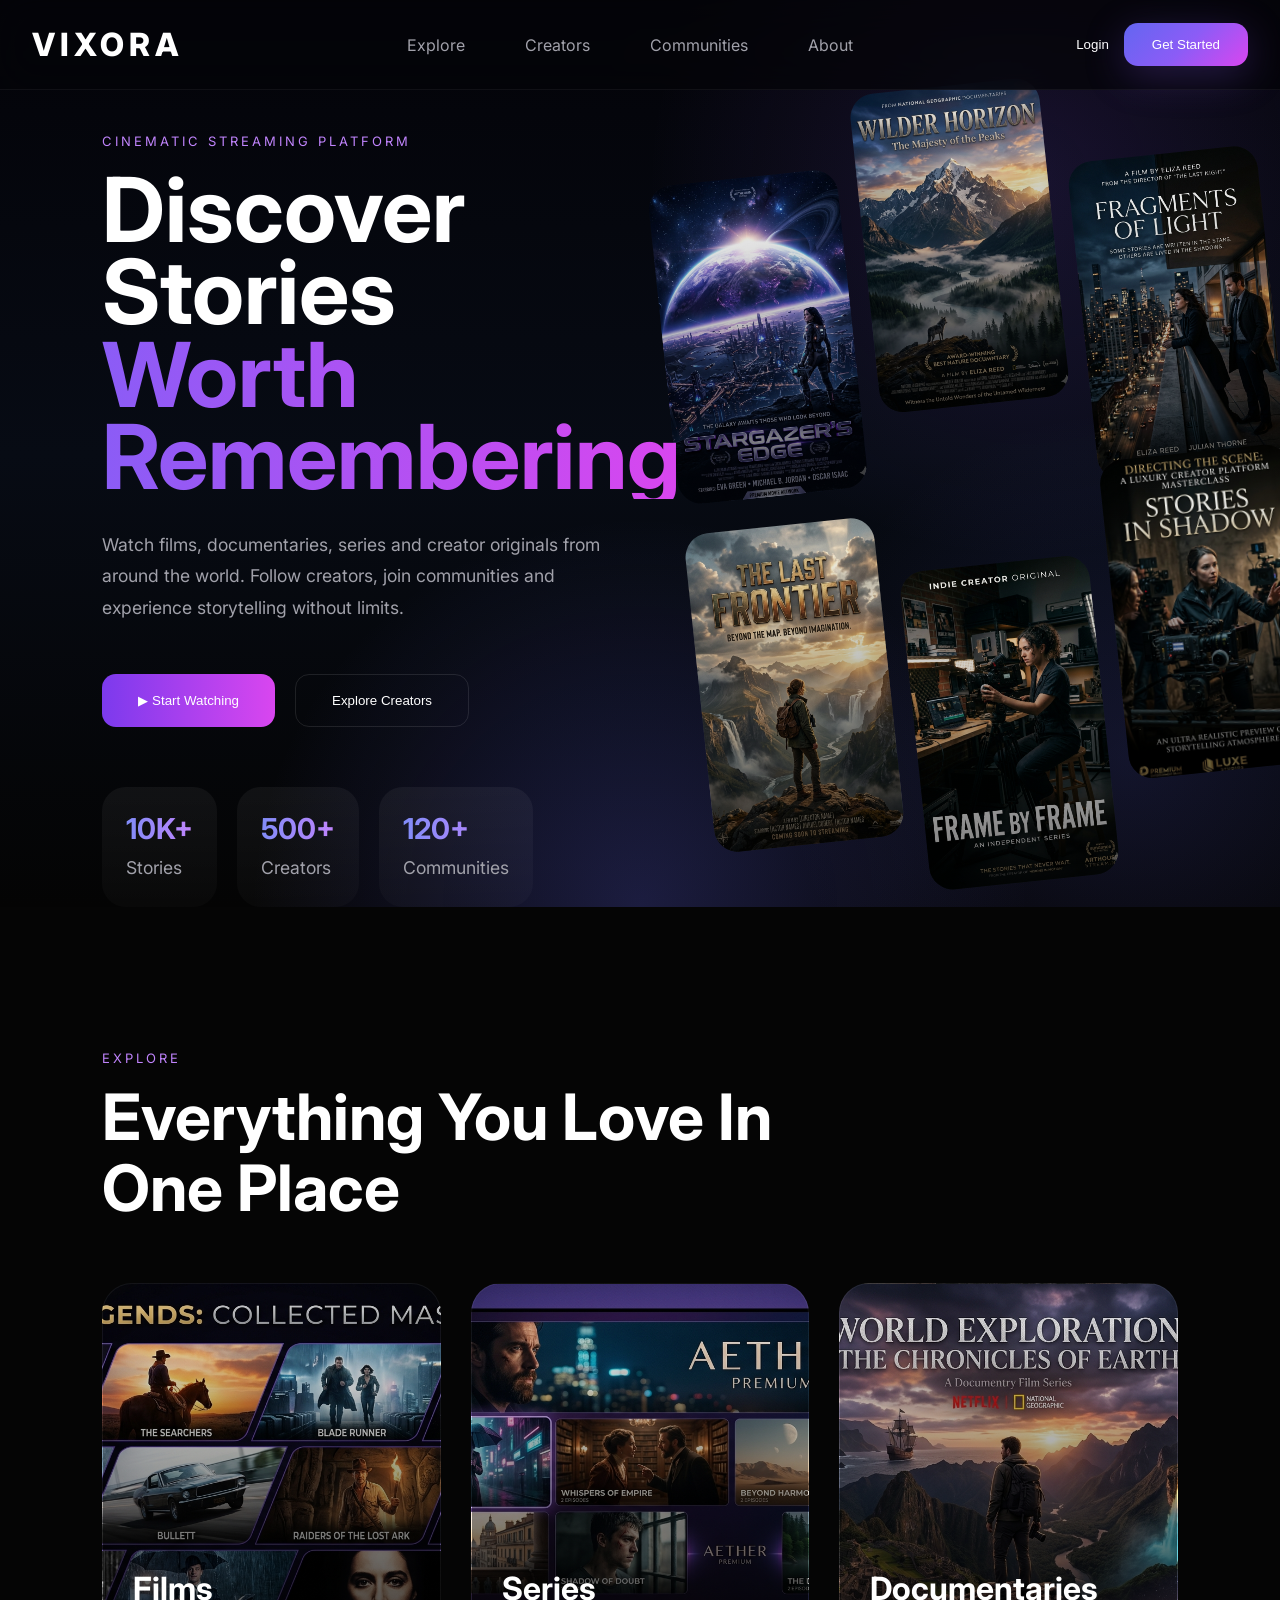
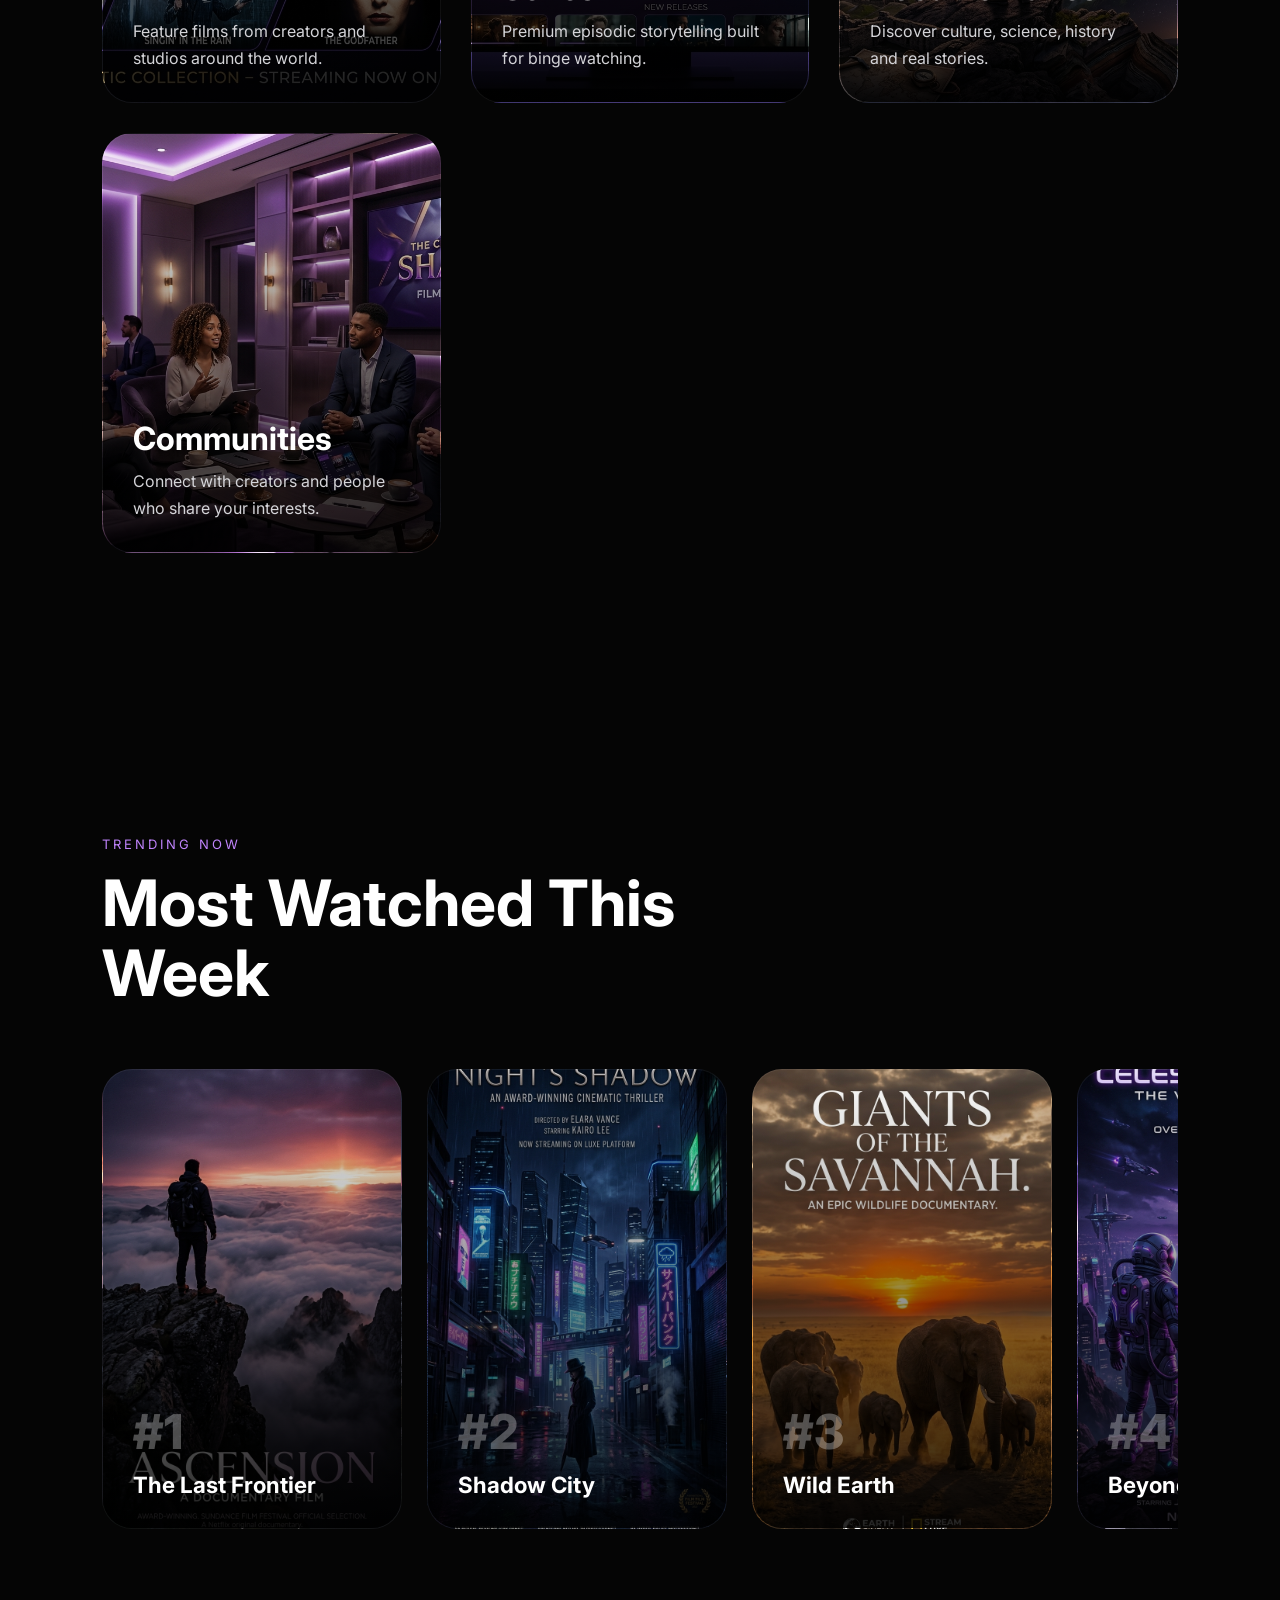
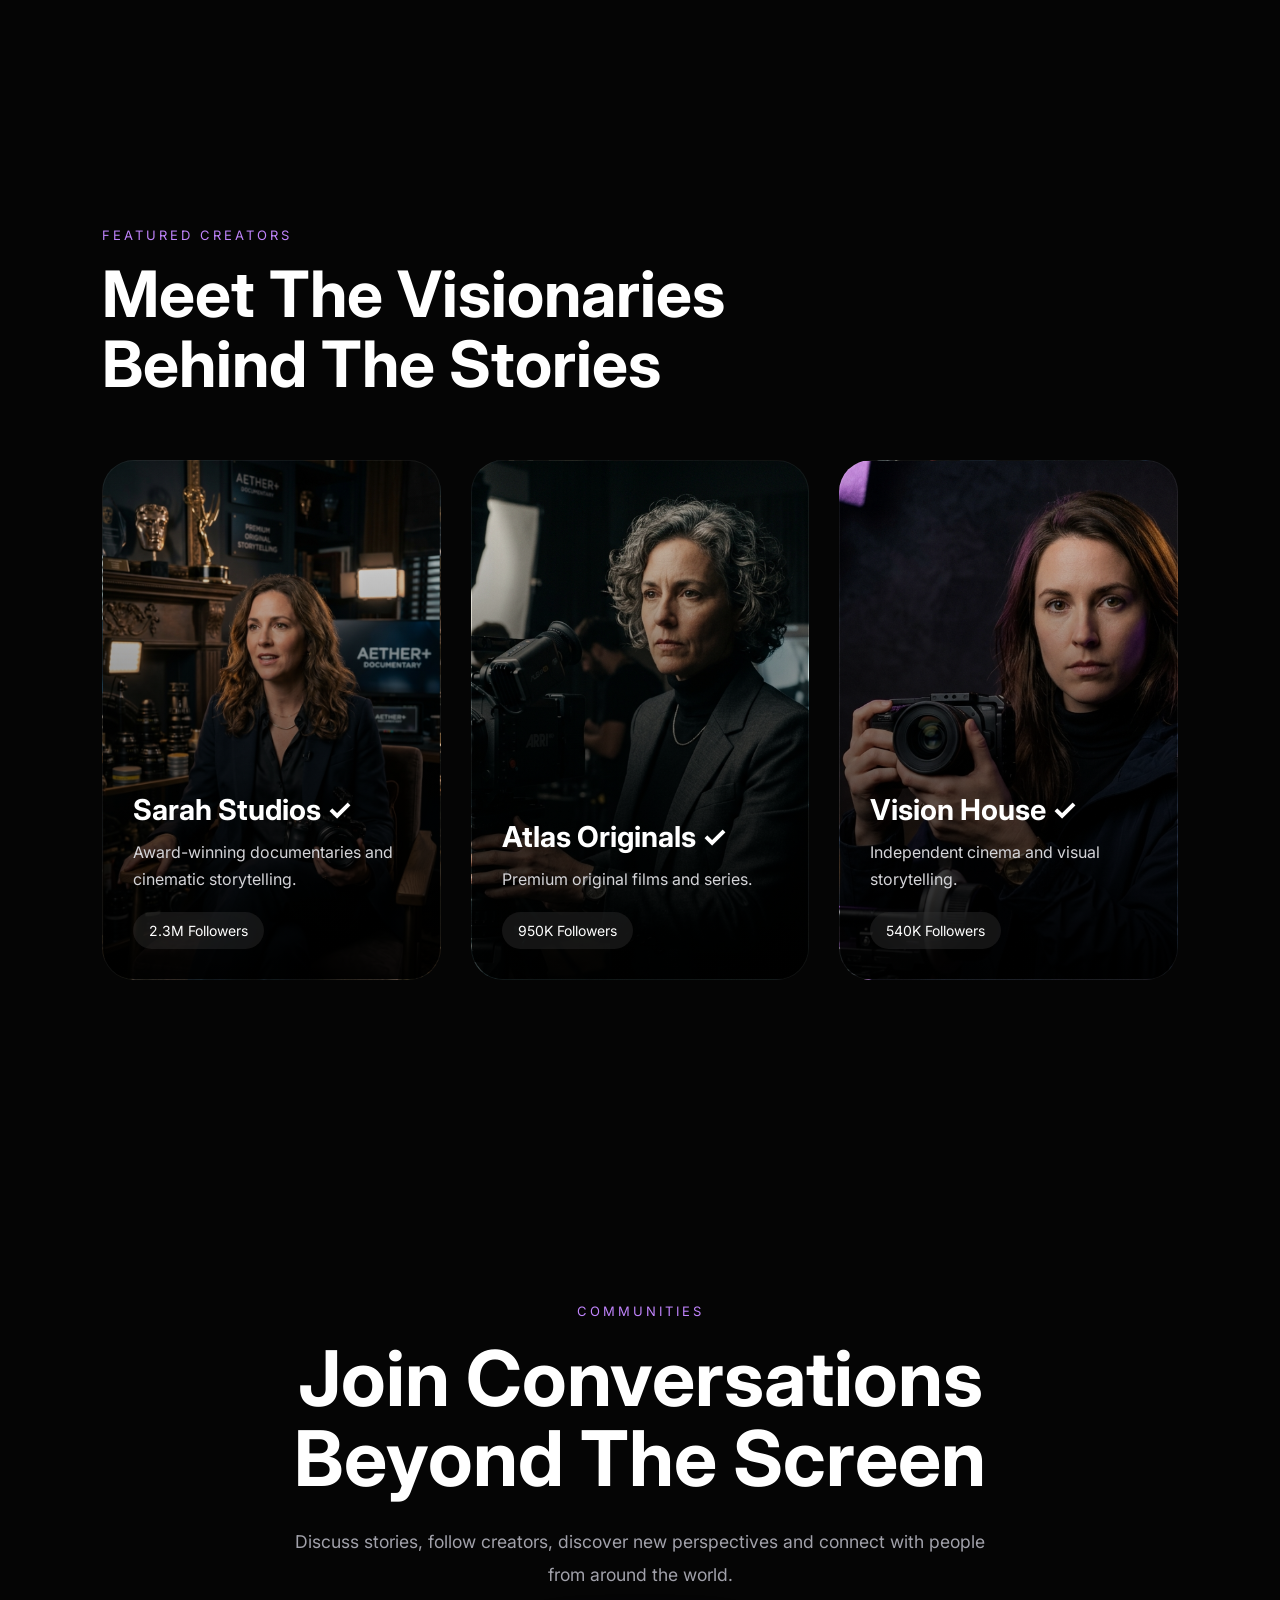
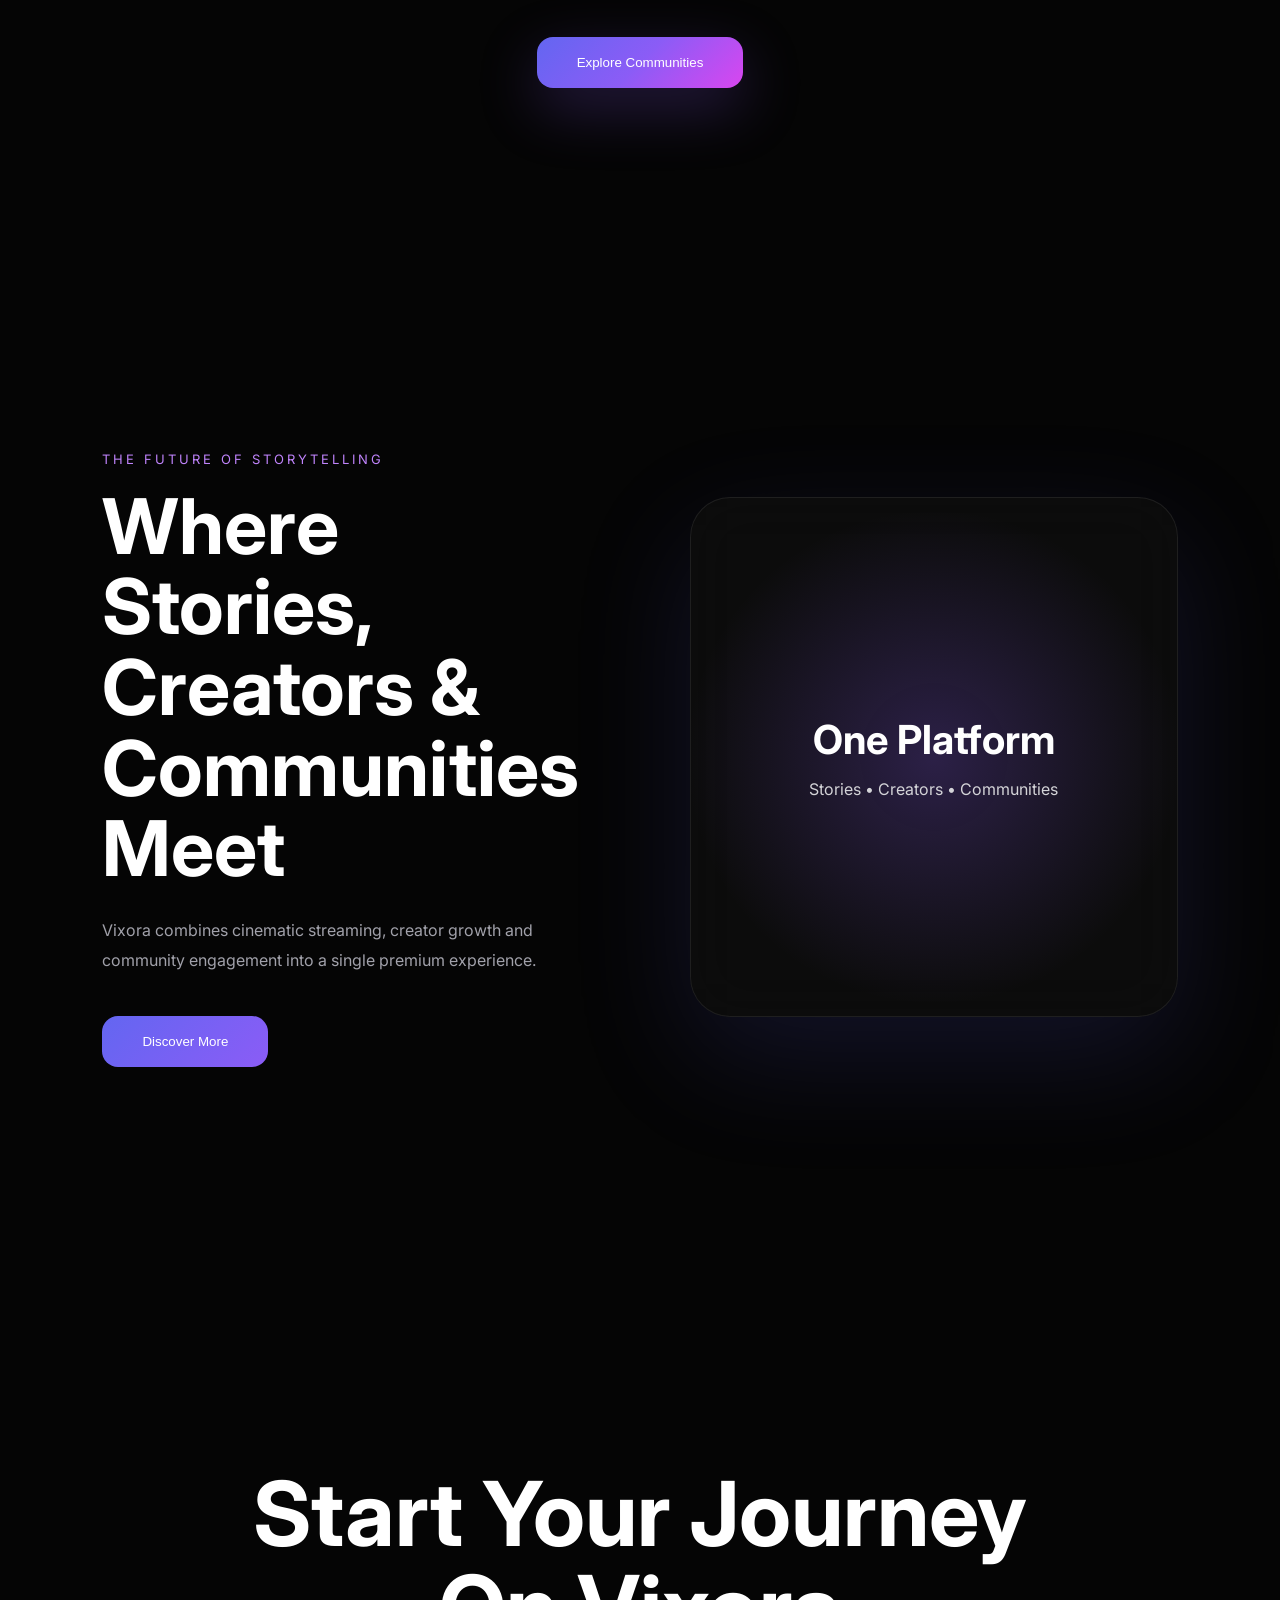
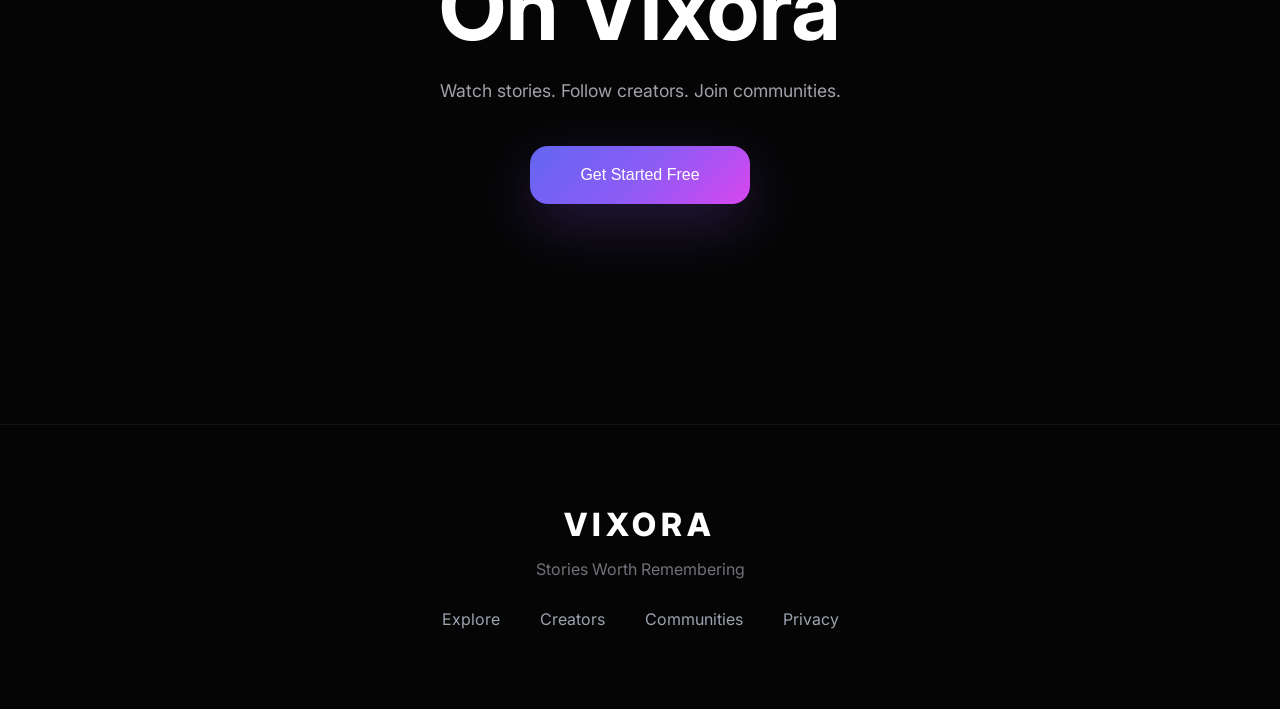
<file: index.html>
<!DOCTYPE html>
<html lang="en">
<head>
<meta charset="UTF-8">
<meta name="viewport"
content="width=device-width, initial-scale=1.0">

<title>VIXORA</title>

<link rel="preconnect" href="https://fonts.googleapis.com">

<link rel="preconnect" href="https://fonts.gstatic.com" crossorigin>

<link href="https://fonts.googleapis.com/css2?family=Inter:wght@300;400;500;600;700;800&display=swap" rel="stylesheet">
  
<link rel="stylesheet"
href="style.css">
</head>

<body>

<header>

<div class="logo">
VIXORA
</div>

<div class="menu-toggle" id="menuToggle">
☰
</div>

<nav>

<a href="#">Explore</a>

<a href="#">Creators</a>

<a href="#">Communities</a>

<a href="#">About</a>

</nav>

<div class="actions">

<button class="login-btn">
Login
</button>

<button class="start-btn">
Get Started
</button>

</div>

</header>

<!-- MOBILE MENU -->

<div class="mobile-menu" id="mobileMenu">

<div class="menu-header">

<div class="menu-logo">
VIXORA
</div>

<div class="close-menu" id="closeMenu">
✕
</div>

</div>

<div class="menu-profile">

<div class="profile-avatar">
👤
</div>

<h3>Guest</h3>

<p>Sign in to continue</p>

<button class="menu-signin">
Sign In
</button>

<button class="menu-create">
Create Account
</button>

</div>

<div class="menu-links">

<a href="#">🏠 Home</a>

<a href="explore.html">🔍 Explore</a>

<a href="#">🎬 Creators</a>

<a href="#">👥 Communities</a>

<a href="#">❤️ My List</a>

<a href="#">🕒 Watch History</a>

<hr>

<a href="#">ℹ About Vixora</a>

<a href="#">❓ Help Center</a>

<a href="#">📩 Contact Us</a>

</div>

</div>
  
<!-- HERO -->

<section class="hero">

<div class="mobile-hero-image"></div>
  
<div class="hero-left">

<span class="hero-tag">
CINEMATIC STREAMING PLATFORM
</span>

<h1>
Discover Stories
<span>Worth Remembering</span>
</h1>

<p>
Watch films, documentaries, series and creator originals from around the world.
Follow creators, join communities and experience storytelling without limits.
</p>

<div class="hero-buttons">

<button class="primary-btn">
▶ Start Watching
</button>

<button class="secondary-btn">
Explore Creators
</button>

</div>

<div class="hero-stats">

<div class="stat-card">
<h3>10K+</h3>
<p>Stories</p>
</div>

<div class="stat-card">
<h3>500+</h3>
<p>Creators</p>
</div>

<div class="stat-card">
<h3>120+</h3>
<p>Communities</p>
</div>

</div>

</div>

<div class="hero-right">

<div class="poster-grid">

<div class="poster poster-1"></div>
<div class="poster poster-2"></div>
<div class="poster poster-3"></div>
<div class="poster poster-4"></div>
<div class="poster poster-5"></div>
<div class="poster poster-6"></div>

</div>

</div>

</section>

<!-- EXPLORE -->

<section class="categories">

<div class="section-header">

<span>EXPLORE</span>

<h2>
Everything You Love
In One Place
</h2>

</div>

<div class="category-grid">

<div class="category-card films">

<div class="category-overlay">

<h3>Films</h3>

<p>
Feature films from creators and studios around the world.
</p>

</div>

</div>

<div class="category-card series">

<div class="category-overlay">

<h3>Series</h3>

<p>
Premium episodic storytelling built for binge watching.
</p>

</div>

</div>

<div class="category-card documentaries">

<div class="category-overlay">

<h3>Documentaries</h3>

<p>
Discover culture, science, history and real stories.
</p>

</div>

</div>

<div class="category-card communities">

<div class="category-overlay">

<h3>Communities</h3>

<p>
Connect with creators and people who share your interests.
</p>

</div>

</div>

</div>

</section>

<!-- TRENDING -->

<section class="trending">

<div class="section-header">

<span>TRENDING NOW</span>

<h2>
Most Watched This Week
</h2>

</div>

<div class="trending-row">

<div class="trend-card trend-1">

<div class="trend-info">

<span>#1</span>

<h3>The Last Frontier</h3>

</div>

</div>

<div class="trend-card trend-2">

<div class="trend-info">

<span>#2</span>

<h3>Shadow City</h3>

</div>

</div>

<div class="trend-card trend-3">

<div class="trend-info">

<span>#3</span>

<h3>Wild Earth</h3>

</div>

</div>

<div class="trend-card trend-4">

<div class="trend-info">

<span>#4</span>

<h3>Beyond Tomorrow</h3>

</div>

</div>

<div class="trend-card trend-5">

<div class="trend-info">

<span>#5</span>

<h3>Atlas</h3>

</div>

</div>

</div>

</section>

<!-- CREATORS -->

<section class="creators">

<div class="section-header">

<span>FEATURED CREATORS</span>

<h2>
Meet The Visionaries
Behind The Stories
</h2>

</div>

<div class="creator-grid">

<div class="creator-card creator-1">

<div class="creator-info">

<h3>Sarah Studios ✓</h3>

<p>
Award-winning documentaries and cinematic storytelling.
</p>

<span>2.3M Followers</span>

</div>

</div>

<div class="creator-card creator-2">

<div class="creator-info">

<h3>Atlas Originals ✓</h3>

<p>
Premium original films and series.
</p>

<span>950K Followers</span>

</div>

</div>

<div class="creator-card creator-3">

<div class="creator-info">

<h3>Vision House ✓</h3>

<p>
Independent cinema and visual storytelling.
</p>

<span>540K Followers</span>

</div>

</div>

</div>

</section>

<!-- COMMUNITY -->

<section class="community">

<span>COMMUNITIES</span>

<h2>
Join Conversations
Beyond The Screen
</h2>

<p>
Discuss stories, follow creators, discover new perspectives and connect with people from around the world.
</p>

<button>
Explore Communities
</button>

</section>

<!-- WHY VIXORA -->

<section class="why-vixora">

<div class="why-content">

<span>
THE FUTURE OF STORYTELLING
</span>

<h2>
Where Stories,
Creators &
Communities Meet
</h2>

<p>
Vixora combines cinematic streaming, creator growth and community engagement into a single premium experience.
</p>

<button>
Discover More
</button>

</div>

<div class="why-visual">

<div class="glass-panel">

<div class="glass-content">

<h3>One Platform</h3>

<p>Stories • Creators • Communities</p>

</div>

</div>

</div>

</section>

<!-- CTA -->

<section class="cta">

<h2>
Start Your Journey
On Vixora
</h2>

<p>
Watch stories. Follow creators. Join communities.
</p>

<button>
Get Started Free
</button>

</section>

<!-- FOOTER -->

<footer>

<div class="footer-logo">
VIXORA
</div>

<p>
Stories Worth Remembering
</p>

<div class="footer-links">

<a href="#">
Explore
</a>

<a href="#">
Creators
</a>

<a href="#">
Communities
</a>

<a href="#">
Privacy
</a>

</div>

</footer>

<script src="script.js"></script>

  </body>
</file>
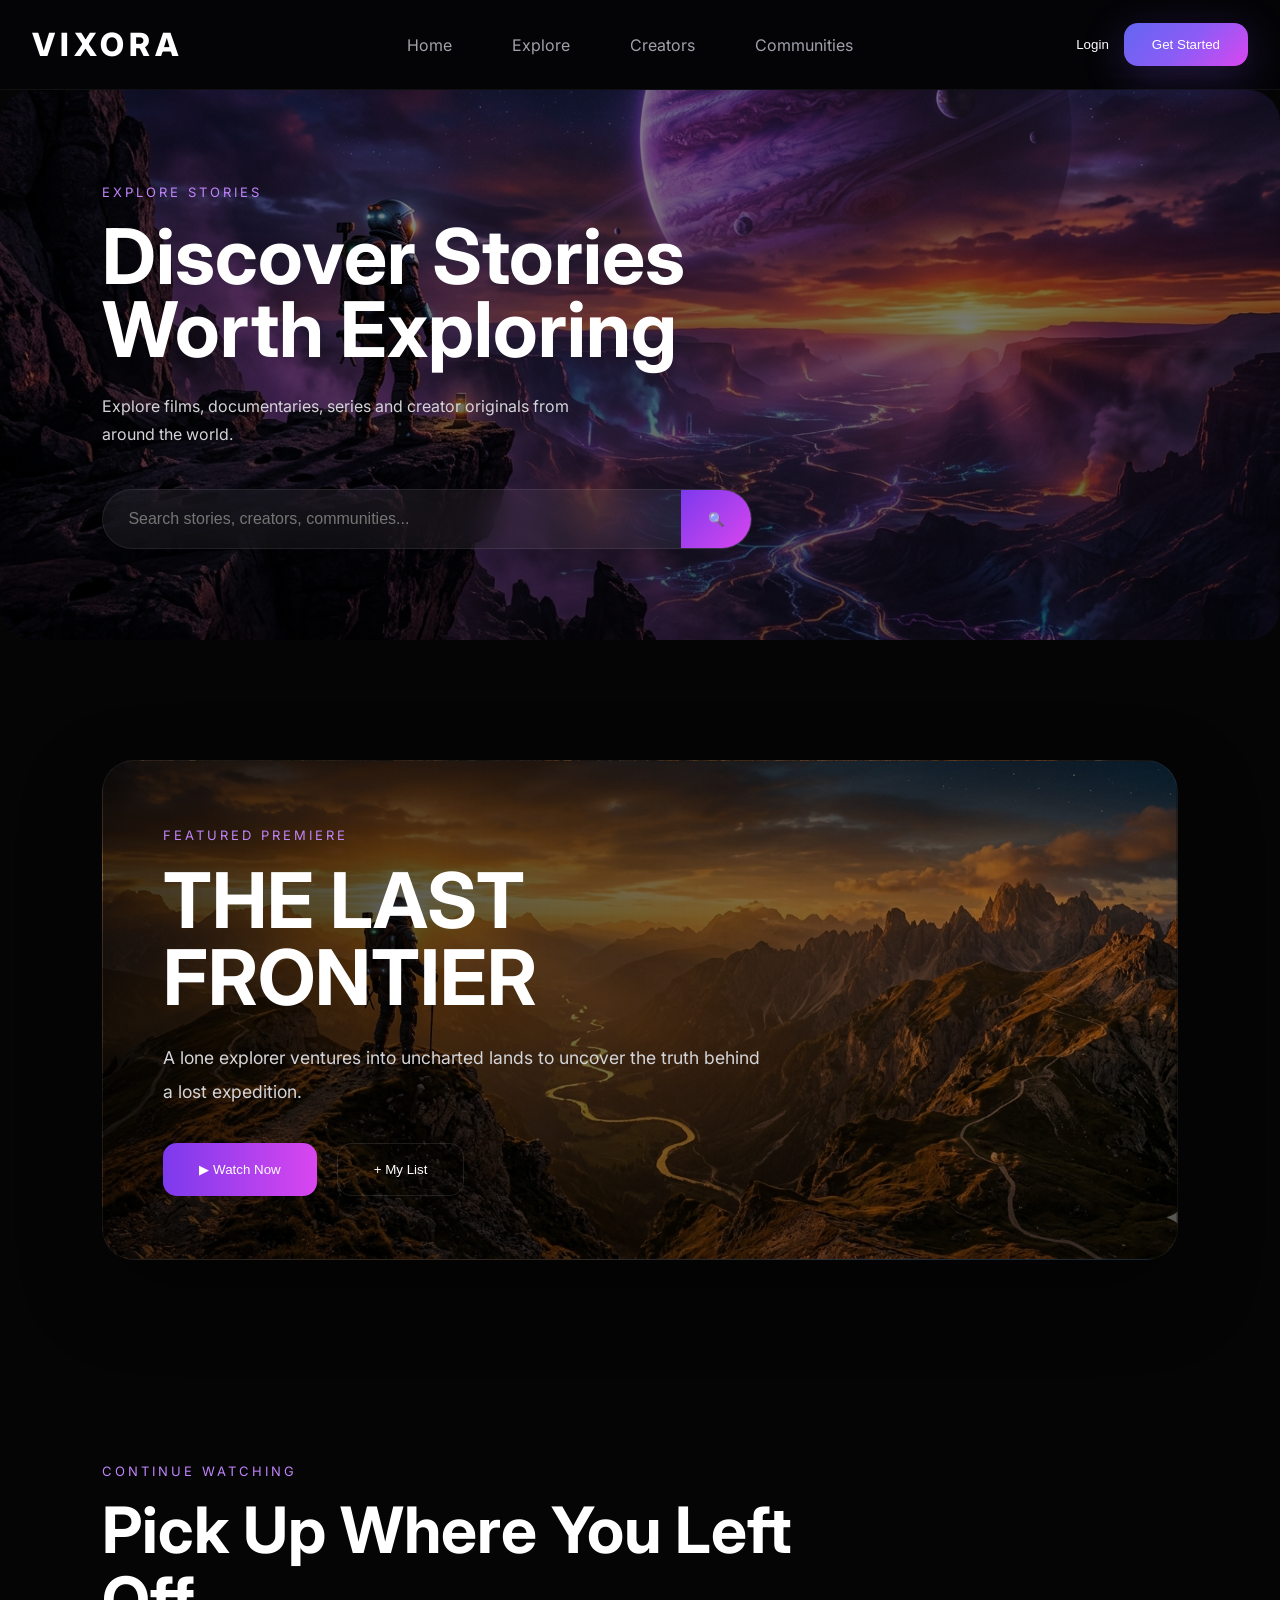
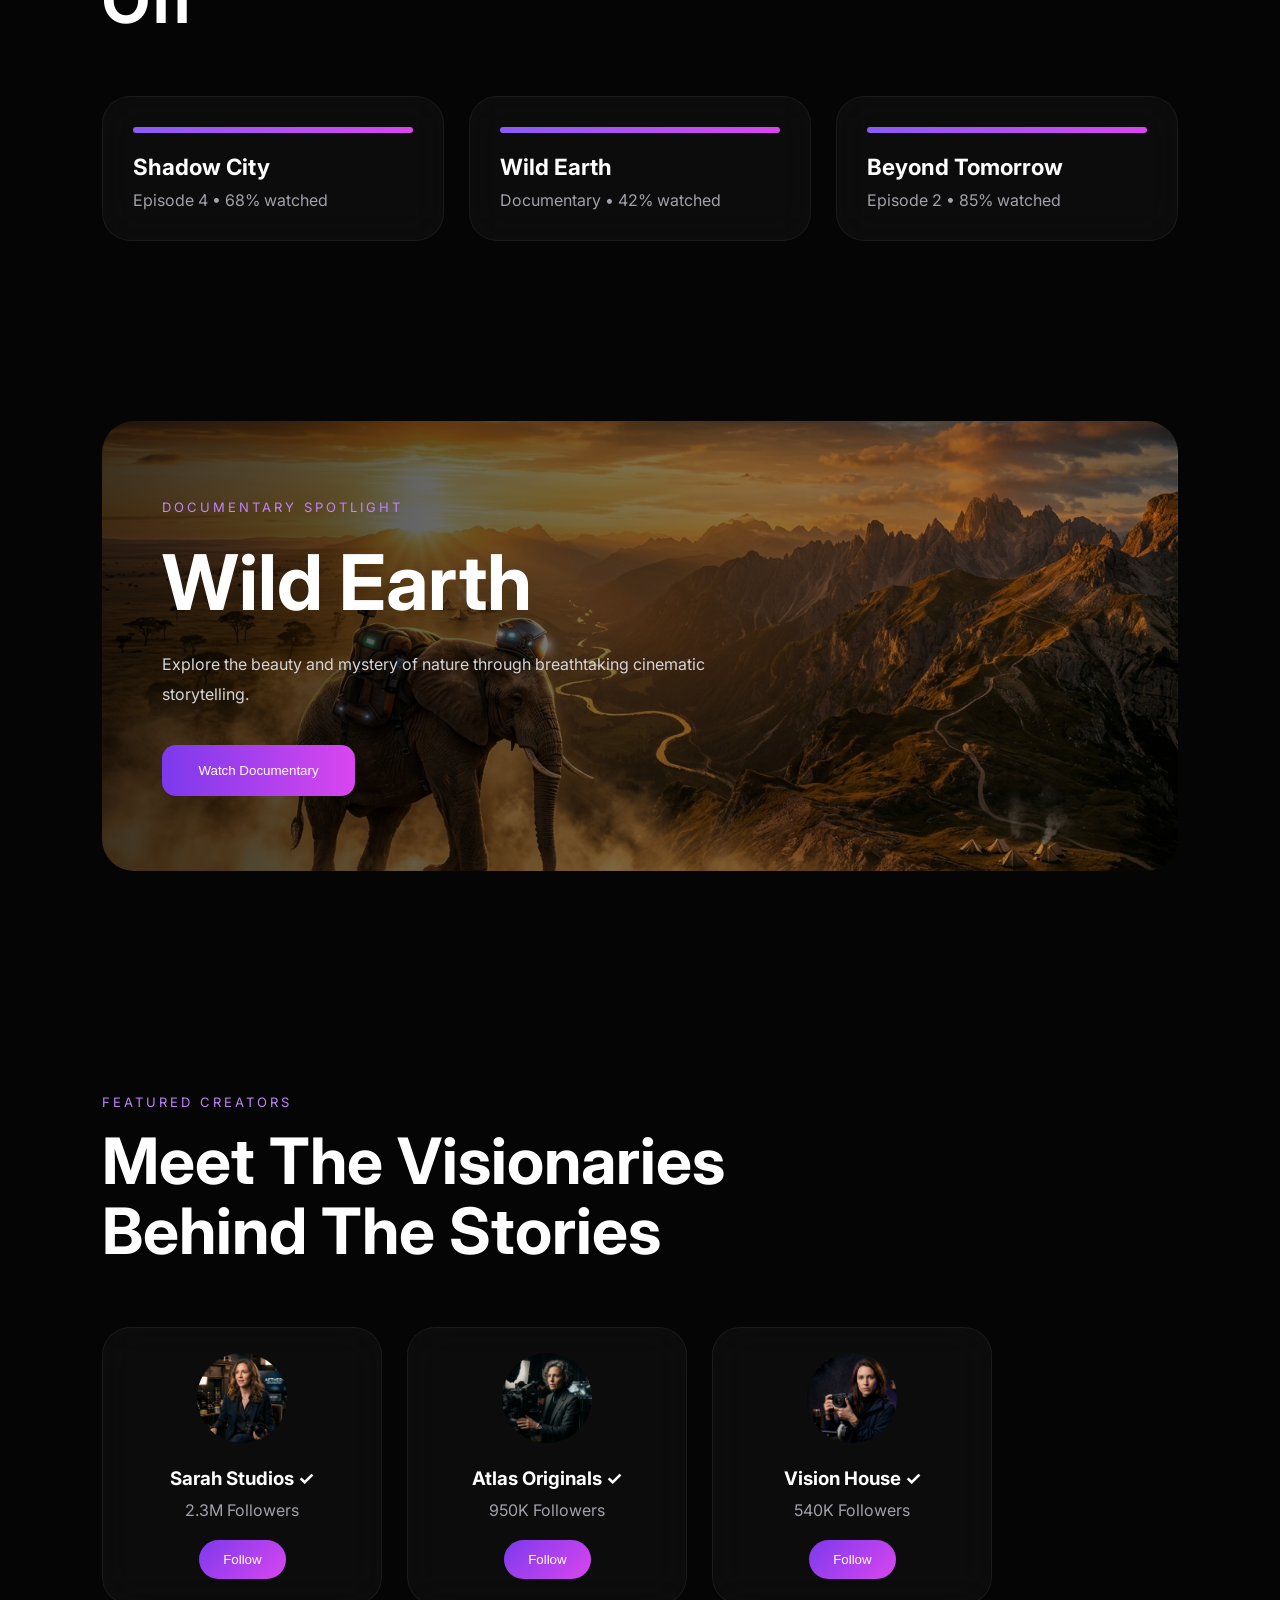
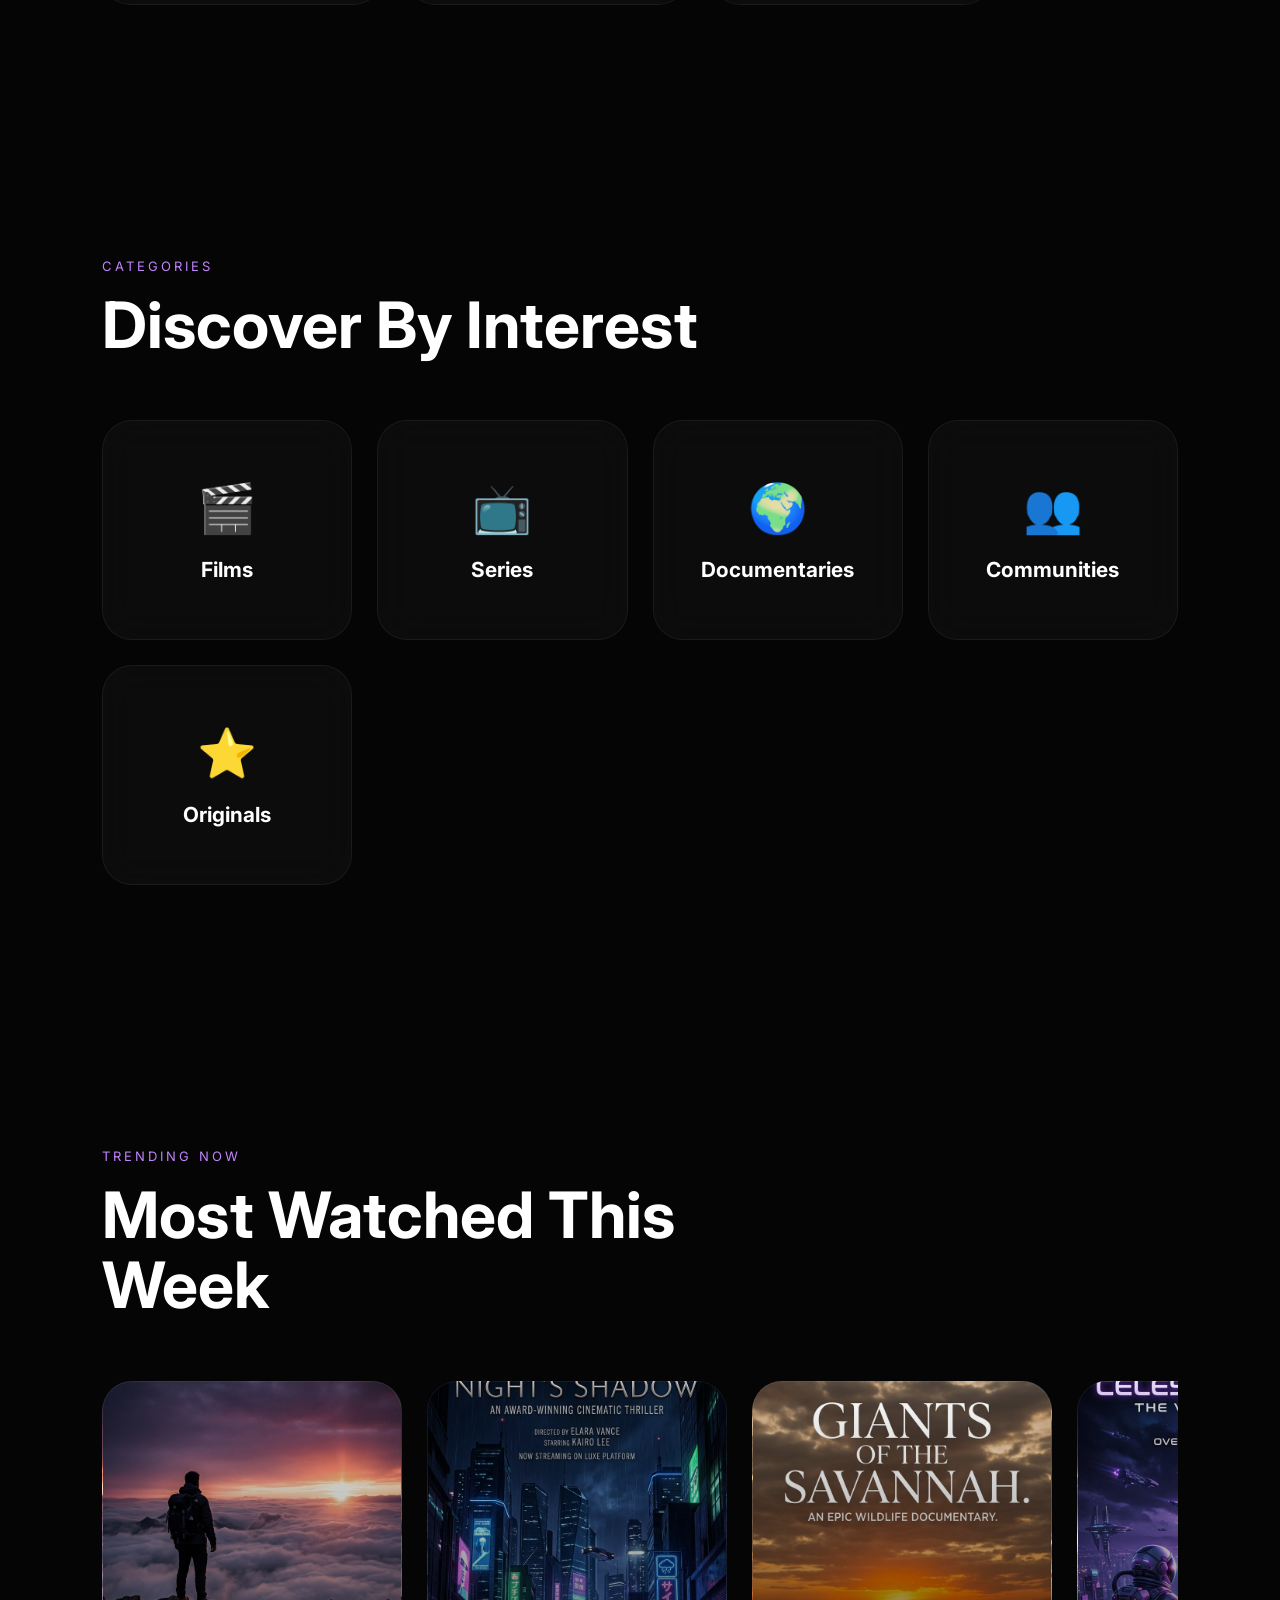
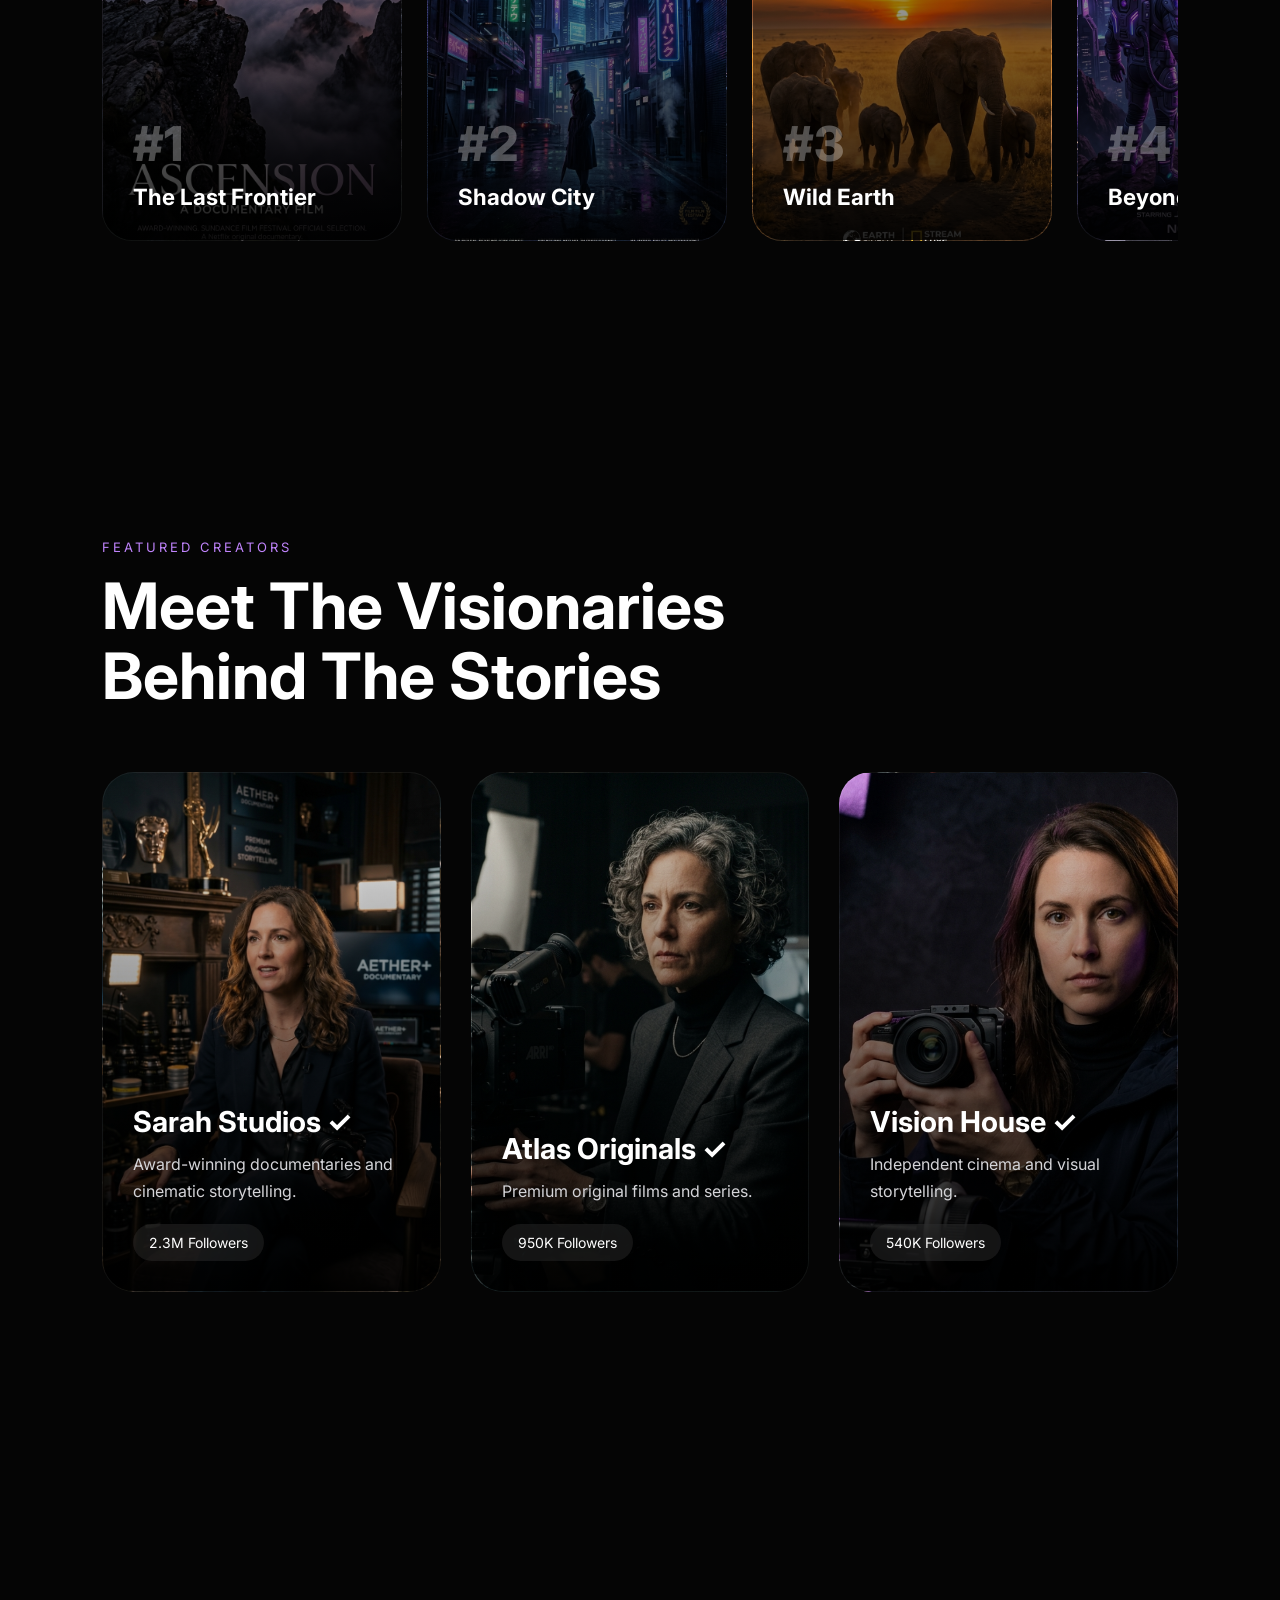
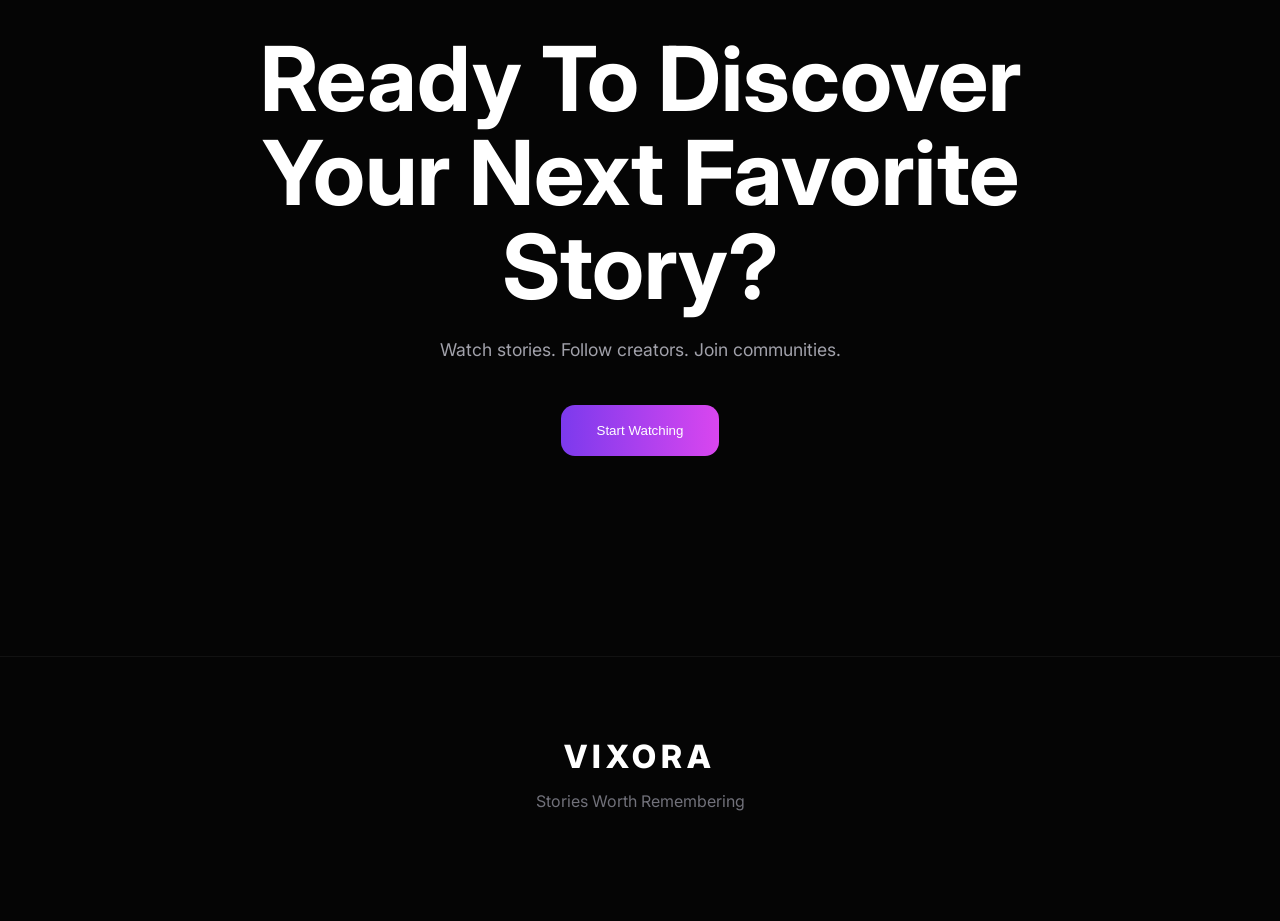
<file: explore.html>
<!DOCTYPE html>
<html lang="en">

<head>
<meta charset="UTF-8">
<meta name="viewport" content="width=device-width, initial-scale=1.0">

<title>Explore - VIXORA</title>

<link rel="preconnect" href="https://fonts.googleapis.com">
<link rel="preconnect" href="https://fonts.gstatic.com" crossorigin>

<link href="https://fonts.googleapis.com/css2?family=Inter:wght@300;400;500;600;700;800&display=swap" rel="stylesheet">

<link rel="stylesheet" href="style.css">
</head>

<body>

<header>

<div class="logo">
VIXORA
</div>

<div class="menu-toggle">
☰
</div>

<nav>
<a href="index.html">Home</a>
<a href="explore.html">Explore</a>
<a href="creators.html">Creators</a>
<a href="communities.html">Communities</a>
</nav>

<div class="actions">

<button class="login-btn">
Login
</button>

<button class="start-btn">
Get Started
</button>

</div>

</header>

<section class="explore-hero">

<div class="explore-overlay">

<span>EXPLORE STORIES</span>

<h1>
Discover Stories
Worth Exploring
</h1>

<p>
Explore films, documentaries, series and creator originals from around the world.
</p>

<div class="explore-search">

<input
type="text"
placeholder="Search stories, creators, communities...">

<button>
🔍
</button>

</div>

</div>

</section>

<section class="featured-premiere">

<div class="premiere-content">

<span>FEATURED PREMIERE</span>

<h2>THE LAST FRONTIER</h2>

<p>
A lone explorer ventures into uncharted lands
to uncover the truth behind a lost expedition.
</p>

<div class="premiere-buttons">

<button class="primary-btn">
▶ Watch Now
</button>

<button class="secondary-btn">
+ My List
</button>

</div>

</div>

</section>

<section class="continue-watching">

<div class="section-header">

<span>CONTINUE WATCHING</span>

<h2>
Pick Up Where You Left Off
</h2>

</div>

<div class="continue-grid">

<div class="continue-card">
<div class="progress"></div>
<h3>Shadow City</h3>
<p>Episode 4 • 68% watched</p>
</div>

<div class="continue-card">
<div class="progress"></div>
<h3>Wild Earth</h3>
<p>Documentary • 42% watched</p>
</div>

<div class="continue-card">
<div class="progress"></div>
<h3>Beyond Tomorrow</h3>
<p>Episode 2 • 85% watched</p>
</div>

</div>

</section>

<section class="documentary-spotlight">

<div class="documentary-content">

<span>DOCUMENTARY SPOTLIGHT</span>

<h2>
Wild Earth
</h2>

<p>
Explore the beauty and mystery of nature through breathtaking cinematic storytelling.
</p>

<button class="primary-btn">
Watch Documentary
</button>

</div>

</section>

<section class="featured-creators">

<div class="section-header">

<span>FEATURED CREATORS</span>

<h2>
Meet The Visionaries
Behind The Stories
</h2>

</div>

<div class="featured-creators-row">

<div class="creator-mini-card">

<img src="images/creator1.jpg" alt="Creator">

<h3>Sarah Studios ✓</h3>

<p>2.3M Followers</p>

<button>Follow</button>

</div>

<div class="creator-mini-card">

<img src="images/creator2.jpg" alt="Creator">

<h3>Atlas Originals ✓</h3>

<p>950K Followers</p>

<button>Follow</button>

</div>

<div class="creator-mini-card">

<img src="images/creator3.jpg" alt="Creator">

<h3>Vision House ✓</h3>

<p>540K Followers</p>

<button>Follow</button>

</div>

</div>

</section>

<section class="explore-categories">

<div class="section-header">

<span>CATEGORIES</span>

<h2>
Discover By Interest
</h2>

</div>

<div class="explore-category-grid">

<div class="explore-category-card">
🎬
<h3>Films</h3>
</div>

<div class="explore-category-card">
📺
<h3>Series</h3>
</div>

<div class="explore-category-card">
🌍
<h3>Documentaries</h3>
</div>

<div class="explore-category-card">
👥
<h3>Communities</h3>
</div>

<div class="explore-category-card">
⭐
<h3>Originals</h3>
</div>

</div>

</section>
  
<section class="trending">

<div class="section-header">

<span>TRENDING NOW</span>

<h2>
Most Watched This Week
</h2>

</div>

<div class="trending-row">

<div class="trend-card trend-1">
<div class="trend-info">
<span>#1</span>
<h3>The Last Frontier</h3>
</div>
</div>

<div class="trend-card trend-2">
<div class="trend-info">
<span>#2</span>
<h3>Shadow City</h3>
</div>
</div>

<div class="trend-card trend-3">
<div class="trend-info">
<span>#3</span>
<h3>Wild Earth</h3>
</div>
</div>

<div class="trend-card trend-4">
<div class="trend-info">
<span>#4</span>
<h3>Beyond Tomorrow</h3>
</div>
</div>

<div class="trend-card trend-5">
<div class="trend-info">
<span>#5</span>
<h3>Atlas</h3>
</div>
</div>

</div>

</section>

<section class="creators">

<div class="section-header">

<span>FEATURED CREATORS</span>

<h2>
Meet The Visionaries
Behind The Stories
</h2>

</div>

<div class="creator-grid">

<div class="creator-card creator-1">

<div class="creator-info">

<h3>Sarah Studios ✓</h3>

<p>
Award-winning documentaries and cinematic storytelling.
</p>

<span>2.3M Followers</span>

</div>

</div>

<div class="creator-card creator-2">

<div class="creator-info">

<h3>Atlas Originals ✓</h3>

<p>
Premium original films and series.
</p>

<span>950K Followers</span>

</div>

</div>

<div class="creator-card creator-3">

<div class="creator-info">

<h3>Vision House ✓</h3>

<p>
Independent cinema and visual storytelling.
</p>

<span>540K Followers</span>

</div>

</div>

</div>

</section>

<section class="explore-final-cta">

<h2>
Ready To Discover
Your Next Favorite Story?
</h2>

<p>
Watch stories. Follow creators. Join communities.
</p>

<button class="primary-btn">
Start Watching
</button>

</section>

<footer>

<div class="footer-logo">
VIXORA
</div>

<p>
Stories Worth Remembering
</p>

</footer>

</body>

  </html>
</file>
<file: style.css>
/* ==================================================
   GLOBAL
================================================== */

*{
margin:0;
padding:0;
box-sizing:border-box;
}

:root{

--bg:#050505;
--bg-soft:#0b0b0f;

--text:#ffffff;
--text-soft:#a1a1aa;

--purple:#8b5cf6;
--purple-light:#c084fc;

--border:rgba(255,255,255,.08);

--radius:24px;

}

html{
scroll-behavior:smooth;
}

body{
background:var(--bg);
color:var(--text);
font-family:'Inter',sans-serif;
overflow-x:hidden;
}

/* ==================================================
   HEADER
================================================== */

header{
position:fixed;
top:0;
left:0;
right:0;

height:90px;

display:flex;
justify-content:space-between;
align-items:center;

padding:0 32px;

background:rgba(5,5,8,.75);
backdrop-filter:blur(20px);

border-bottom:
1px solid rgba(255,255,255,.05);

z-index:1000;
}

.logo{

font-size:2rem;
font-weight:800;

letter-spacing:5px;

cursor:pointer;
}

nav{

display:flex;
gap:60px;
}

nav a{

text-decoration:none;

color:var(--text-soft);

transition:.3s;
}

nav a:hover{
color:white;
}

.actions{

display:flex;
align-items:center;

gap:15px;
}

.login-btn{

background:none;
border:none;

color:white;

cursor:pointer;
}

.start-btn{

padding:14px 28px;

border:none;

border-radius:14px;

cursor:pointer;

color:white;

background:
linear-gradient(
135deg,
#6366f1,
#8b5cf6,
#d946ef
);

box-shadow:
0 10px 40px
rgba(139,92,246,.25);
}

.menu-toggle{

display:none;

font-size:32px;

cursor:pointer;
}

/* ==================================================
   HERO
================================================== */

.hero{

position:relative;

min-height:100vh;

display:grid;

grid-template-columns:
1fr 1fr;

align-items:center;

padding:0 8%;

padding-top:90px;

overflow:hidden;

background:

radial-gradient(
circle at 50% 100%,
rgba(99,102,241,.25),
transparent 35%
),

radial-gradient(
circle at 80% 20%,
rgba(139,92,246,.15),
transparent 30%
),

linear-gradient(
180deg,
#030308,
#070b14,
#040404
);
}

.hero::before{

content:"";

position:absolute;

width:700px;
height:700px;

border-radius:50%;

background:
radial-gradient(
circle,
rgba(99,102,241,.15),
transparent 70%
);

right:-200px;
bottom:-200px;

pointer-events:none;
}

.hero-left{
max-width:700px;
z-index:2;
padding-top:40px;
   }

.hero-tag{

display:inline-block;

color:#c084fc;

font-size:13px;

letter-spacing:3px;

margin-bottom:20px;
}

.hero h1{
font-size:clamp(4.5rem,7vw,7rem);
line-height:.92;
margin-bottom:30px;
}

.hero h1 span{

display:block;

background:
linear-gradient(
90deg,
#8b5cf6,
#d946ef
);

-webkit-background-clip:text;
-webkit-text-fill-color:transparent;
}

.hero p{

max-width:500px;

font-size:1.1rem;

line-height:1.8;

color:var(--text-soft);
}

.hero-buttons{

display:flex;

gap:20px;

margin-top:40px;
}

.primary-btn{

padding:18px 36px;

border:none;

border-radius:14px;

cursor:pointer;

color:white;

background:
linear-gradient(
90deg,
#7c3aed,
#d946ef
);
}

.secondary-btn{

padding:18px 36px;

border-radius:14px;

border:
1px solid rgba(255,255,255,.1);

background:transparent;

color:white;

cursor:pointer;
}

.hero-left{
padding-top:40px;
}

.hero p{
margin-top:25px;
}

.hero-buttons{
margin-top:50px;
}

.mobile-hero-image{

display:block;

width:100%;
min-height:320px;

background-image:url("images/hero-mobile.jpg");
background-size:cover;
background-position:center;
background-repeat:no-repeat;

border:2px solid red;
}

/* ==================================================
   HERO STATS
================================================== */

.hero-stats{

display:flex;
flex-wrap:wrap;

gap:20px;

margin-top:60px;
}

.stat-card{
padding:24px;
border-radius:24px;
background:
linear-gradient(
180deg,
rgba(255,255,255,.05),
rgba(255,255,255,.02)
);
}

.stat-card h3{

font-size:1.8rem;

background:
linear-gradient(
90deg,
#818cf8,
#c084fc
);

-webkit-background-clip:text;
-webkit-text-fill-color:transparent;
}

.stat-card p{

margin-top:6px;

color:var(--text-soft);
}

.mobile-hero-image{

display:none;

height:300px;

margin-top:50px;

border-radius:30px;

background-image:
url("images/hero-mobile.jpg");

background-size:cover;
background-position:center;

border:
1px solid rgba(255,255,255,.08);
}

@media(max-width:900px){

.hero-right{
display:none;
}

.mobile-hero-image{
display:block;
}

}

/* ==================================================
   POSTER WALL
================================================== */

.hero-right{

display:flex;

justify-content:center;

align-items:center;
}

.poster-grid{

display:grid;

grid-template-columns:
repeat(3,190px);

gap:20px;

transform:rotate(-6deg);
}

.poster{
width:190px;
height:320px;

border-radius:24px;

overflow:hidden;

position:relative;

background-size:cover;
background-position:center;
background-repeat:no-repeat;

transition:.4s ease;

/* animation removed */
}

border:
1px solid rgba(255,255,255,.06);

box-shadow:
0 25px 60px
rgba(0,0,0,.45);
}

.poster:hover{

transform:
translateY(-10px)
scale(1.03);
}

.poster::after{

content:"";

position:absolute;

inset:0;

background:
linear-gradient(
180deg,
transparent,
rgba(0,0,0,.55)
);
}

/* staggered layout */

.poster:nth-child(1){
margin-top:40px;
}

.poster:nth-child(2){
margin-top:-30px;
animation-delay:1s;
}

.poster:nth-child(3){
margin-top:60px;
animation-delay:2s;
}

.poster:nth-child(4){
margin-top:-10px;
animation-delay:3s;
}

.poster:nth-child(5){
margin-top:50px;
animation-delay:4s;
}

.poster:nth-child(6){
margin-top:-40px;
animation-delay:5s;
}

/* poster images */

.poster-1{
background-image:url("images/poster1.jpg");
}

.poster-2{
background-image:url("images/poster2.jpg");
}

.poster-3{
background-image:url("images/poster3.jpg");
}

.poster-4{
background-image:url("images/poster4.jpg");
}

.poster-5{
background-image:url("images/poster5.jpg");
}

.poster-6{
background-image:url("images/poster6.jpg");
}


/* ==================================================
   SHARED SECTION HEADER
================================================== */

.section-header{

margin-bottom:60px;
}

.section-header span{

display:inline-block;

color:#c084fc;

letter-spacing:3px;

font-size:13px;

margin-bottom:16px;
}

.section-header h2{

font-size:
clamp(2.5rem,5vw,4rem);

max-width:700px;

line-height:1.1;
}

/* ==================================================
   CATEGORIES
================================================== */

.categories{

padding:140px 8%;
}

.category-grid{

display:grid;

grid-template-columns:
repeat(auto-fit,minmax(280px,1fr));

gap:30px;
}

.category-card{

position:relative;

height:420px;

border-radius:30px;

overflow:hidden;

background-size:cover;

background-position:center;

border:
1px solid rgba(255,255,255,.06);

transition:.4s ease;
}

.category-card:hover{

transform:
translateY(-10px);
}

.category-overlay{

position:absolute;

inset:0;

display:flex;

flex-direction:column;

justify-content:flex-end;

padding:30px;

background:
linear-gradient(
180deg,
transparent,
rgba(0,0,0,.85)
);
}

.category-overlay h3{

font-size:2rem;

margin-bottom:10px;
}

.category-overlay p{

line-height:1.7;

color:#d4d4d8;
}

/* category backgrounds */

.films{
background-image:url("images/films.jpg");
}

.series{
background-image:url("images/series.jpg");
}

.documentaries{
background-image:url("images/documentary.jpg");
}

.communities{
background-image:url("images/community.jpg");
}

/* ==================================================
   TRENDING
================================================== */

.trending{

padding:140px 8%;
}

.trending-row{

display:flex;

gap:25px;

overflow-x:auto;

padding-bottom:15px;

scrollbar-width:none;
}

.trending-row::-webkit-scrollbar{
display:none;
}

.trend-card{

position:relative;

min-width:300px;

height:460px;

border-radius:30px;

overflow:hidden;

background-size:cover;

background-position:center;

border:
1px solid rgba(255,255,255,.06);

transition:.4s ease;
}

.trend-card:hover{

transform:
translateY(-12px);
}

.trend-card::after{

content:"";

position:absolute;

inset:0;

background:
linear-gradient(
180deg,
transparent,
rgba(0,0,0,.85)
);
}

.trend-info{

position:absolute;

bottom:30px;
left:30px;

z-index:2;
}

.trend-info span{

font-size:3rem;

font-weight:800;

color:
rgba(255,255,255,.3);
}

.trend-info h3{

margin-top:10px;

font-size:1.4rem;
}

/* trending posters */

.trend-1{
background-image:url("images/trend1.jpg");
}

.trend-2{
background-image:url("images/trend2.jpg");
}

.trend-3{
background-image:url("images/trend3.jpg");
}

.trend-4{
background-image:url("images/trend4.jpg");
}

.trend-5{
background-image:url("images/trend5.jpg");
}


/* ==================================================
   FEATURED CREATORS
================================================== */

.creators{

padding:140px 8%;
}

.creator-grid{

display:grid;

grid-template-columns:
repeat(auto-fit,minmax(320px,1fr));

gap:30px;
}

.creator-card{

position:relative;

height:520px;

border-radius:32px;

overflow:hidden;

background-size:cover;
background-position:center;

border:
1px solid rgba(255,255,255,.06);

transition:.5s ease;
}

.creator-card:hover{

transform:
translateY(-12px);

box-shadow:
0 30px 80px
rgba(0,0,0,.4);
}

.creator-card::after{

content:"";

position:absolute;

inset:0;

background:
linear-gradient(
180deg,
transparent,
rgba(0,0,0,.92)
);
}

.creator-info{

position:absolute;

bottom:30px;
left:30px;
right:30px;

z-index:2;
}

.creator-info h3{

font-size:1.8rem;

margin-bottom:12px;
}

.creator-info p{

line-height:1.7;

color:#d4d4d8;

margin-bottom:18px;
}

.creator-info span{

display:inline-block;

padding:10px 16px;

border-radius:999px;

background:
rgba(255,255,255,.08);

backdrop-filter:blur(20px);

font-size:14px;
}

/* creator backgrounds */

.creator-1{
background-image:url("images/creator1.jpg");
}

.creator-2{
background-image:url("images/creator2.jpg");
}

.creator-3{
background-image:url("images/creator3.jpg");
}

/* ==================================================
   COMMUNITY
================================================== */

.community{

padding:180px 8%;

text-align:center;

max-width:1000px;

margin:auto;
}

.community span{

display:inline-block;

color:#c084fc;

letter-spacing:3px;

font-size:13px;

margin-bottom:20px;
}

.community h2{

font-size:
clamp(3rem,6vw,5rem);

line-height:1.05;

margin-bottom:25px;
}

.community p{

max-width:700px;

margin:auto;

color:var(--text-soft);

line-height:1.9;

font-size:1.1rem;
}

.community button{

margin-top:45px;

padding:18px 40px;

border:none;

border-radius:16px;

cursor:pointer;

color:white;

background:
linear-gradient(
135deg,
#6366f1,
#8b5cf6,
#d946ef
);

box-shadow:
0 20px 60px
rgba(139,92,246,.25);
}

/* ==================================================
   WHY VIXORA
================================================== */

.why-vixora{

display:grid;

grid-template-columns:
1fr 1fr;

gap:100px;

align-items:center;

padding:180px 8%;
}

.why-content span{

display:inline-block;

color:#c084fc;

letter-spacing:3px;

font-size:13px;

margin-bottom:20px;
}

.why-content h2{

font-size:
clamp(3rem,6vw,5rem);

line-height:1.05;

margin-bottom:25px;
}

.why-content p{

max-width:550px;

line-height:1.9;

color:var(--text-soft);

margin-bottom:40px;
}

.why-content button{

padding:18px 40px;

border:none;

border-radius:16px;

cursor:pointer;

color:white;

background:
linear-gradient(
135deg,
#6366f1,
#8b5cf6
);
}

.glass-panel{

height:520px;

border-radius:40px;

display:flex;

justify-content:center;
align-items:center;

background:
rgba(255,255,255,.03);

border:
1px solid rgba(255,255,255,.08);

backdrop-filter:
blur(30px);

box-shadow:
0 40px 120px
rgba(99,102,241,.15);

position:relative;

overflow:hidden;
}

.glass-panel::before{

content:"";

position:absolute;

width:500px;
height:500px;

border-radius:50%;

background:
radial-gradient(
circle,
rgba(139,92,246,.25),
transparent 70%
);

pointer-events:none;
}

.glass-content{

position:relative;

z-index:2;

text-align:center;
}

.glass-content h3{

font-size:2.5rem;

margin-bottom:15px;
}

.glass-content p{

color:#d4d4d8;
}

/* ==================================================
   CTA
================================================== */

.cta{

padding:220px 8%;

text-align:center;
}

.cta h2{

font-size:
clamp(3rem,7vw,6rem);

line-height:1.05;

max-width:900px;

margin:auto;
}

.cta p{

margin-top:25px;

color:var(--text-soft);

font-size:1.1rem;
}

.cta button{

margin-top:45px;

padding:20px 50px;

border:none;

border-radius:18px;

cursor:pointer;

color:white;

font-size:1rem;

background:
linear-gradient(
135deg,
#6366f1,
#8b5cf6,
#d946ef
);

box-shadow:
0 20px 60px
rgba(139,92,246,.25);
}

/* ==================================================
   FOOTER
================================================== */

footer{

padding:80px 8%;

text-align:center;

border-top:
1px solid rgba(255,255,255,.05);
}

.footer-logo{

font-size:2rem;

font-weight:800;

letter-spacing:5px;

margin-bottom:15px;
}

footer p{

color:#71717a;

margin-bottom:30px;
}

.footer-links{

display:flex;

justify-content:center;

gap:40px;

flex-wrap:wrap;
}

.footer-links a{

text-decoration:none;

color:#9ca3af;

transition:.3s;
}

.footer-links a:hover{

color:white;
}

/* ==================================================
   ANIMATIONS
================================================== */

@keyframes float{

0%{
transform:translateY(0);
}

50%{
transform:translateY(-12px);
}

100%{
transform:translateY(0);
}

}

/* ==================================================
   MOBILE RESPONSIVE
================================================== */

@media(max-width:1000px){

.hero{
grid-template-columns:1fr;
gap:80px;
}

.why-vixora{
grid-template-columns:1fr;
}

.poster-grid{
transform:none;
}

.hero-right{
justify-content:flex-start;
}

}

@media(max-width:900px){

nav,
.actions{
display:none;
}

.menu-toggle{
display:block;
}

.hero h1{
font-size:4rem;
}

.poster-grid{

grid-template-columns:
repeat(2,1fr);
}

.section-header h2,
.community h2,
.why-content h2,
.cta h2{

font-size:3rem;
}

.hero{

display:flex;
flex-direction:column;

gap:60px;

padding-top:130px;
padding-bottom:80px;

min-height:auto;
}

.hero h1{
font-size:clamp(3rem,12vw,4.5rem);
}
   
}

@media(max-width:600px){

header{
padding:0 5%;
}

.hero,
.categories,
.trending,
.creators,
.community,
.why-vixora,
.cta{

padding-left:5%;
padding-right:5%;
}

.hero-buttons{

flex-direction:column;
}

.hero-stats{

flex-direction:column;
}

.poster{

height:260px;
}

.creator-card{

height:420px;
}

.glass-panel{

height:380px;
}

.featured-premiere{

height:auto;

padding:40px 30px;

margin:80px 5%;
}

.premiere-content h2{

font-size:3rem;
}   

   }

/* ==========================
   MOBILE MENU
========================== */

.mobile-menu{

position:fixed;

top:0;
right:0;

width:320px;
max-width:90%;

height:100vh;

background:
rgba(10,10,15,.98);

backdrop-filter:blur(30px);

padding:25px;

z-index:5000;

transform:translateX(100%);

transition:.4s ease;

border-left:
1px solid rgba(255,255,255,.08);

overflow-y:auto;
}

.mobile-menu.active{
transform:translateX(0);
}

.menu-header{

display:flex;

justify-content:space-between;
align-items:center;

margin-bottom:30px;
}

.menu-logo{

font-size:1.8rem;

font-weight:800;

letter-spacing:4px;
}

.close-menu{

font-size:2rem;

cursor:pointer;
}

.menu-profile{

padding:25px;

border-radius:20px;

background:
rgba(255,255,255,.04);

margin-bottom:25px;
}

.profile-avatar{

width:60px;
height:60px;

border-radius:50%;

display:flex;

align-items:center;
justify-content:center;

font-size:2rem;

background:
rgba(255,255,255,.08);

margin-bottom:15px;
}

.menu-profile h3{

margin-bottom:5px;
}

.menu-profile p{

color:#a1a1aa;

margin-bottom:20px;
}

.menu-signin{

width:100%;

padding:14px;

border:none;

border-radius:14px;

cursor:pointer;

color:white;

margin-bottom:12px;

background:
linear-gradient(
135deg,
#6366f1,
#8b5cf6
);
}

.menu-create{

width:100%;

padding:14px;

border-radius:14px;

cursor:pointer;

color:white;

background:none;

border:
1px solid rgba(255,255,255,.15);
}

.menu-links{

display:flex;

flex-direction:column;

gap:15px;
}

.menu-links a{

text-decoration:none;

color:white;

padding:12px 15px;

border-radius:14px;

transition:.3s;
}

.menu-links a:hover{

background:
rgba(255,255,255,.06);
}

.menu-links hr{

border:none;

height:1px;

background:
rgba(255,255,255,.08);

margin:10px 0;
   }

/* ========================================
   EXPLORE HERO
======================================== */

.explore-hero{

height:550px;

display:flex;
align-items:center;

padding:0 8%;

margin-top:90px;

border-radius:32px;

background-image:
linear-gradient(
rgba(0,0,0,.45),
rgba(0,0,0,.65)
),

url("images/explore-hero.jpg");

background-size:cover;
background-position:center;

overflow:hidden;
}

.explore-overlay{

max-width:700px;
}

.explore-overlay span{

color:#c084fc;

letter-spacing:3px;

font-size:13px;
}

.explore-overlay h1{

font-size:clamp(3rem,6vw,5.5rem);

line-height:.95;

margin-top:20px;
}

.explore-overlay p{

margin-top:25px;

max-width:500px;

line-height:1.8;

color:#d4d4d8;
}

.explore-search{

display:flex;

margin-top:40px;

max-width:650px;

background:
rgba(255,255,255,.05);

border:
1px solid rgba(255,255,255,.08);

border-radius:999px;

overflow:hidden;

backdrop-filter:blur(20px);
}

.explore-search input{

flex:1;

background:none;

border:none;

outline:none;

padding:20px 25px;

color:white;

font-size:1rem;
}

.explore-search button{

width:70px;

border:none;

background:
linear-gradient(
135deg,
#7c3aed,
#d946ef
);

color:white;

cursor:pointer;
   }

/* ========================================
   FEATURED PREMIERE
======================================== */

.featured-premiere{

height:500px;

margin:120px 8%;

border-radius:32px;

display:flex;
align-items:center;

padding:60px;

position:relative;

overflow:hidden;

background-image:
linear-gradient(
90deg,
rgba(0,0,0,.75),
rgba(0,0,0,.35)
),

url("images/featured-premiere.jpg");

background-size:cover;
background-position:center;

border:
1px solid rgba(255,255,255,.06);

box-shadow:
0 30px 80px
rgba(0,0,0,.4);
}

.premiere-content{

max-width:600px;

position:relative;

z-index:2;
}

.premiere-content span{

display:inline-block;

color:#c084fc;

letter-spacing:3px;

font-size:13px;

margin-bottom:20px;
}

.premiere-content h2{

font-size:
clamp(3rem,6vw,5rem);

line-height:1;

margin-bottom:25px;
}

.premiere-content p{

font-size:1.1rem;

line-height:1.9;

color:#d4d4d8;

margin-bottom:35px;
}

.premiere-buttons{

display:flex;

gap:20px;

flex-wrap:wrap;
     }

/* ========================================
   CONTINUE WATCHING
======================================== */

.continue-watching{

padding:80px 8%;
}

.continue-grid{

display:grid;

grid-template-columns:
repeat(auto-fit,minmax(280px,1fr));

gap:25px;
}

.continue-card{

padding:30px;

border-radius:28px;

background:
rgba(255,255,255,.03);

border:
1px solid rgba(255,255,255,.06);

backdrop-filter:blur(20px);

transition:.4s;
}

.continue-card:hover{

transform:translateY(-8px);
}

.continue-card h3{

margin-top:20px;

font-size:1.4rem;
}

.continue-card p{

margin-top:10px;

color:#a1a1aa;
}

.progress{

height:6px;

border-radius:999px;

background:
linear-gradient(
90deg,
#8b5cf6,
#d946ef
);
}

/* ========================================
   DOCUMENTARY SPOTLIGHT
======================================== */

.documentary-spotlight{

height:450px;

margin:100px 8%;

display:flex;
align-items:center;

padding:60px;

border-radius:32px;

background-image:
linear-gradient(
90deg,
rgba(0,0,0,.75),
rgba(0,0,0,.25)
),

url("images/wild-earth.jpg");

background-size:cover;
background-position:center;

overflow:hidden;
}

.documentary-content{

max-width:600px;
}

.documentary-content span{

color:#c084fc;

letter-spacing:3px;

font-size:13px;
}

.documentary-content h2{

font-size:
clamp(3rem,6vw,5rem);

margin-top:20px;

margin-bottom:20px;
}

.documentary-content p{

line-height:1.9;

color:#d4d4d8;

margin-bottom:35px;
               }

/* ========================================
   FEATURED CREATORS ROW
======================================== */

.featured-creators{

padding:120px 8%;
}

.featured-creators-row{

display:flex;

gap:25px;

overflow-x:auto;

padding-bottom:10px;

scrollbar-width:none;
}

.featured-creators-row::-webkit-scrollbar{
display:none;
}

.creator-mini-card{

min-width:280px;

padding:25px;

border-radius:28px;

background:
rgba(255,255,255,.03);

border:
1px solid rgba(255,255,255,.06);

backdrop-filter:blur(20px);

text-align:center;
}

.creator-mini-card img{

width:90px;
height:90px;

border-radius:50%;

object-fit:cover;

margin-bottom:20px;
}

.creator-mini-card h3{

margin-bottom:10px;
}

.creator-mini-card p{

color:#a1a1aa;

margin-bottom:20px;
}

.creator-mini-card button{

padding:12px 24px;

border:none;

border-radius:999px;

cursor:pointer;

color:white;

background:
linear-gradient(
135deg,
#7c3aed,
#d946ef
);
   }

/* ========================================
   EXPLORE CATEGORIES
======================================== */

.explore-categories{

padding:120px 8%;
}

.explore-category-grid{

display:grid;

grid-template-columns:
repeat(auto-fit,minmax(220px,1fr));

gap:25px;
}

.explore-category-card{

height:220px;

border-radius:30px;

display:flex;

flex-direction:column;

justify-content:center;
align-items:center;

gap:20px;

font-size:3rem;

background:
rgba(255,255,255,.03);

border:
1px solid rgba(255,255,255,.06);

backdrop-filter:blur(20px);

transition:.4s ease;
}

.explore-category-card:hover{

transform:
translateY(-10px);

box-shadow:
0 20px 50px
rgba(139,92,246,.2);
}

.explore-category-card h3{

font-size:1.3rem;
   }

/* ========================================
   EXPLORE CTA
======================================== */

.explore-final-cta{

padding:200px 8%;

text-align:center;
}

.explore-final-cta h2{

font-size:
clamp(3rem,7vw,6rem);

line-height:1.05;

max-width:900px;

margin:auto;
}

.explore-final-cta p{

margin-top:25px;

font-size:1.1rem;

color:#a1a1aa;
}

.explore-final-cta button{

margin-top:45px;
}
</file>
